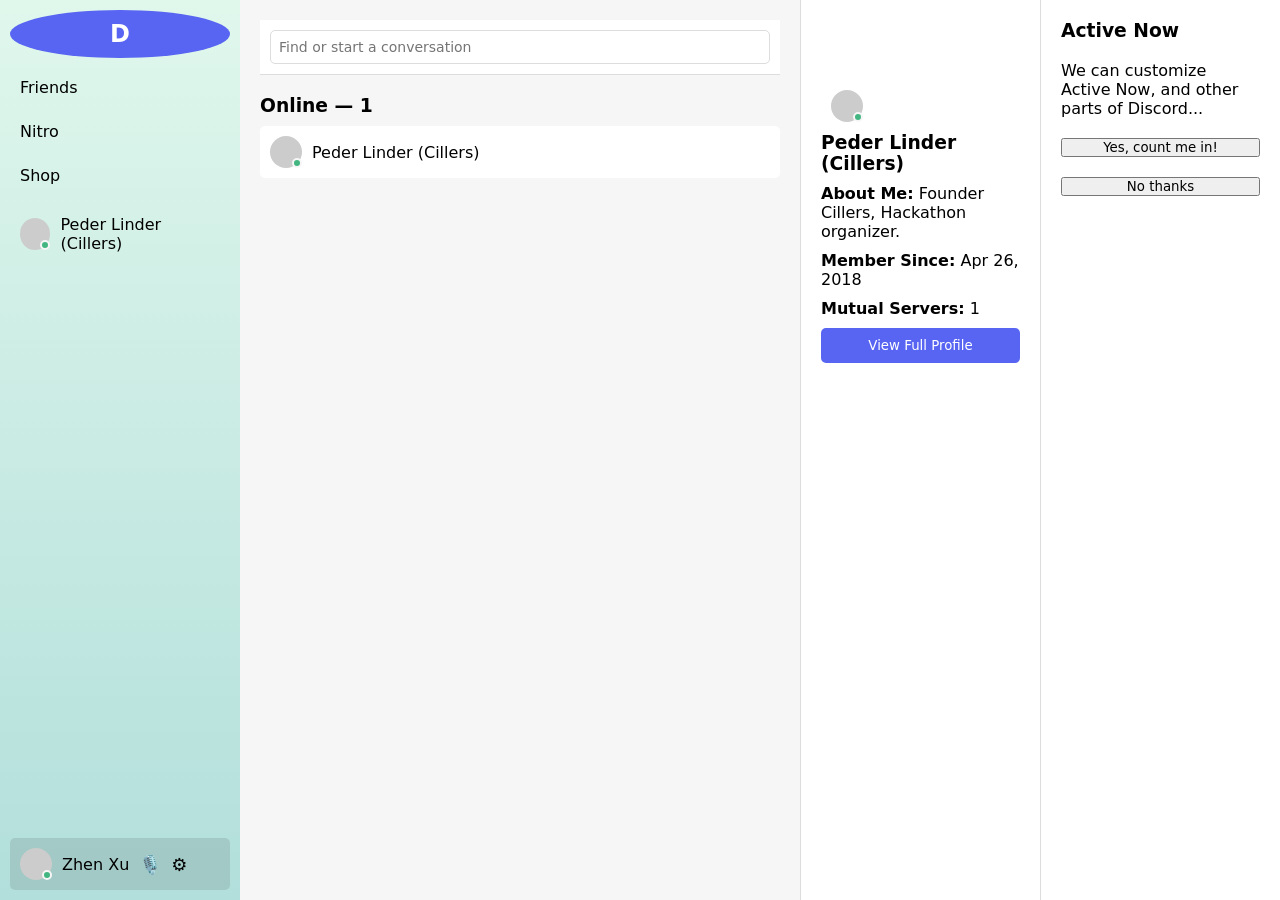
<file: chatting.html>
<!DOCTYPE html>
<html lang="en">
<head>
    <meta charset="UTF-8">
    <meta name="viewport" content="width=device-width, initial-scale=1.0">
    <title>Discord-like Chat Platform</title>
    <style>
        /* Reset and Base Styles */
        * {
            margin: 0;
            padding: 0;
            box-sizing: border-box;
            font-family: Inter, Segoe UI, system-ui, sans-serif;
        }

        body {
            background-color: #f6f6f6;
            display: flex;
            height: 100vh;
            overflow: hidden;
        }

        /* Sidebar */
        .sidebar {
            width: 240px;
            background: linear-gradient(to bottom, #e0f7ec, #b2dfdb);
            display: flex;
            flex-direction: column;
            padding: 10px;
            gap: 10px;
        }

        .logo {
            background: #5865f2;
            height: 48px;
            border-radius: 50%;
            display: flex;
            align-items: center;
            justify-content: center;
            color: white;
            font-size: 24px;
            font-weight: bold;
        }

        .nav-buttons {
            display: flex;
            flex-direction: column;
            gap: 5px;
        }

        .nav-buttons button {
            background: none;
            border: none;
            padding: 10px;
            text-align: left;
            font-size: 16px;
            cursor: pointer;
            border-radius: 5px;
        }

        .nav-buttons button:hover {
            background-color: rgba(0, 0, 0, 0.1);
            box-shadow: 0 2px 5px rgba(0, 0, 0, 0.1);
        }

        .direct-messages {
            flex-grow: 1;
            overflow-y: auto;
        }

        .friend-item {
            display: flex;
            align-items: center;
            gap: 10px;
            padding: 10px;
            cursor: pointer;
            border-radius: 5px;
        }

        .friend-item:hover {
            background-color: rgba(0, 0, 0, 0.1);
        }

        .avatar {
            width: 32px;
            height: 32px;
            border-radius: 50%;
            background-color: #ccc;
        }

        .status {
            width: 10px;
            height: 10px;
            border-radius: 50%;
            background-color: #43b581;
            position: absolute;
            bottom: 0;
            right: 0;
            border: 2px solid #f6f6f6;
        }

        .user-info {
            display: flex;
            align-items: center;
            gap: 10px;
            padding: 10px;
            background: rgba(0, 0, 0, 0.1);
            border-radius: 5px;
        }

        .user-info button {
            background: none;
            border: none;
            cursor: pointer;
            font-size: 18px;
        }

        .user-info button:hover {
            color: #5865f2;
        }

        /* Main Content */
        .main-content {
            flex-grow: 1;
            display: flex;
            flex-direction: column;
            overflow: hidden;
        }

        .search-bar {
            padding: 10px;
            background: white;
            border-bottom: 1px solid #ddd;
        }

        .search-bar input {
            width: 100%;
            padding: 8px;
            border: 1px solid #ddd;
            border-radius: 5px;
            font-size: 14px;
        }

        /* Friends Page */
        .friends-page {
            flex-grow: 1;
            display: flex;
            flex-direction: column;
            padding: 20px;
            gap: 20px;
            overflow-y: auto;
        }

        .online-friends {
            display: flex;
            flex-direction: column;
            gap: 10px;
        }

        .friend-card {
            display: flex;
            align-items: center;
            gap: 10px;
            padding: 10px;
            background: white;
            border-radius: 5px;
            cursor: pointer;
        }

        .friend-card:hover {
            background-color: #e0e0e0;
        }

        /* Chat Page */
        .chat-page {
            flex-grow: 1;
            display: flex;
            flex-direction: column;
            overflow: hidden;
        }

        .chat-header {
            padding: 10px;
            background: white;
            border-bottom: 1px solid #ddd;
            display: flex;
            align-items: center;
            gap: 10px;
        }

        .chat-header button {
            background: none;
            border: none;
            cursor: pointer;
            font-size: 14px;
            padding: 5px 10px;
            border-radius: 5px;
        }

        .chat-header button:hover {
            background-color: #e0e0e0;
        }

        .chat-log {
            flex-grow: 1;
            overflow-y: auto;
            padding: 20px;
            display: flex;
            flex-direction: column;
            gap: 10px;
        }

        .message {
            display: flex;
            gap: 10px;
            align-items: flex-start;
        }

        .message .avatar {
            flex-shrink: 0;
        }

        .message-content {
            background: #e0e0e0;
            padding: 10px;
            border-radius: 10px;
            max-width: 70%;
        }

        .message-content .username {
            font-weight: bold;
            margin-bottom: 5px;
        }

        .message-content .timestamp {
            font-size: 12px;
            color: #666;
            margin-left: 10px;
        }

        .chat-input {
            padding: 10px;
            background: white;
            border-top: 1px solid #ddd;
            position: sticky;
            bottom: 0;
            display: flex;
            align-items: center;
            gap: 10px;
        }

        .chat-input textarea {
            flex-grow: 1;
            padding: 8px;
            border: 1px solid #ddd;
            border-radius: 5px;
            resize: none;
            font-size: 14px;
        }

        .chat-input button {
            background: none;
            border: none;
            cursor: pointer;
            font-size: 18px;
        }

        .chat-input button:hover {
            color: #5865f2;
        }

        /* Right Sidebar */
        .right-sidebar {
            width: 240px;
            background: white;
            border-left: 1px solid #ddd;
            padding: 20px;
            display: flex;
            flex-direction: column;
            gap: 20px;
            transition: width 0.3s;
        }

        .right-sidebar.collapsed {
            width: 0;
            padding: 0;
            overflow: hidden;
        }

        .friend-details {
            display: flex;
            flex-direction: column;
            gap: 10px;
        }

        .banner {
            height: 100px;
            background: url('https://via.placeholder.com/240x100') no-repeat center;
            background-size: cover;
            border-radius: 5px;
        }

        .friend-details .avatar {
            margin-top: -40px;
            margin-left: 10px;
        }

        .friend-details button {
            padding: 10px;
            background: #5865f2;
            color: white;
            border: none;
            border-radius: 5px;
            cursor: pointer;
        }

        .friend-details button:hover {
            background: #4752c4;
        }

        /* Active Now Section */
        .active-now {
            width: 240px;
            background: white;
            border-left: 1px solid #ddd;
            padding: 20px;
            display: flex;
            flex-direction: column;
            gap: 20px;
        }

        /* Responsive Design */
        @media (max-width: 768px) {
            .sidebar {
                display: none;
            }

            .right-sidebar, .active-now {
                display: none;
            }

            .main-content {
                width: 100%;
            }
        }
    </style>
</head>
<body>
    <!-- Sidebar -->
    <div class="sidebar">
        <div class="logo">D</div>
        <div class="nav-buttons">
            <button>Friends</button>
            <button>Nitro</button>
            <button>Shop</button>
        </div>
        <div class="direct-messages">
            <div class="friend-item" onclick="switchToChat('Peder Linder')">
                <div class="avatar" style="position: relative;">
                    <div class="status"></div>
                </div>
                <span>Peder Linder (Cillers)</span>
            </div>
        </div>
        <div class="user-info">
            <div class="avatar" style="position: relative;">
                <div class="status"></div>
            </div>
            <span>Zhen Xu</span>
            <button>🎙️</button>
            <button>⚙️</button>
        </div>
    </div>

    <!-- Main Content -->
    <div class="main-content">
        <!-- Friends Page -->
        <div class="friends-page" id="friends-page">
            <div class="search-bar">
                <input type="text" placeholder="Find or start a conversation">
            </div>
            <div class="online-friends">
                <h3>Online — 1</h3>
                <div class="friend-card" onclick="switchToChat('Peder Linder')">
                    <div class="avatar" style="position: relative;">
                        <div class="status"></div>
                    </div>
                    <span>Peder Linder (Cillers)</span>
                </div>
            </div>
        </div>

        <!-- Chat Page -->
        <div class="chat-page" id="chat-page" style="display: none;">
            <div class="chat-header">
                <div class="avatar" style="position: relative;">
                    <div class="status"></div>
                </div>
                <span id="chat-friend-name">Peder Linder (Cillers)</span>
                <button>Remove Friend</button>
                <button>Block</button>
            </div>
            <div class="chat-log" id="chat-log">
                <div class="message">
                    <div class="avatar"></div>
                    <div class="message-content">
                        <span class="username">Zhen Xu</span>
                        <span class="timestamp">3/29/25, 12:11 PM</span>
                        <p>Hey, here is the solution from group 404—missing nothing</p>
                    </div>
                </div>
            </div>
            <div class="chat-input">
                <textarea placeholder="Message @Peder Linder (Cillers)" id="message-input"></textarea>
                <button onclick="insertEmoji()">😊</button>
                <button>📎</button>
                <button>🎁</button>
            </div>
        </div>
    </div>

    <!-- Right Sidebar -->
    <div class="right-sidebar" id="right-sidebar">
        <div class="friend-details">
            <div class="banner"></div>
            <div class="avatar" style="position: relative;">
                <div class="status"></div>
            </div>
            <h3>Peder Linder (Cillers)</h3>
            <p><strong>About Me:</strong> Founder Cillers, Hackathon organizer.</p>
            <p><strong>Member Since:</strong> Apr 26, 2018</p>
            <p><strong>Mutual Servers:</strong> 1</p>
            <button>View Full Profile</button>
        </div>
    </div>

    <!-- Active Now Section -->
    <div class="active-now" id="active-now">
        <h3>Active Now</h3>
        <p>We can customize Active Now, and other parts of Discord...</p>
        <button onclick="toggleActiveNow()">Yes, count me in!</button>
        <button>No thanks</button>
    </div>

    <script>
        // Page Switching
        function switchToChat(friendName) {
            document.getElementById('friends-page').style.display = 'none';
            document.getElementById('chat-page').style.display = 'flex';
            document.getElementById('active-now').style.display = 'none';
            document.getElementById('right-sidebar').style.display = 'flex';
            document.getElementById('chat-friend-name').textContent = friendName;
        }

        // Message Sending
        const messageInput = document.getElementById('message-input');
        const chatLog = document.getElementById('chat-log');

        messageInput.addEventListener('keydown', (e) => {
            if (e.key === 'Enter' && !e.shiftKey) {
                e.preventDefault();
                sendMessage();
            }
        });

        function sendMessage() {
            const messageText = messageInput.value.trim();
            if (messageText) {
                const messageDiv = document.createElement('div');
                messageDiv.classList.add('message');
                messageDiv.innerHTML = `
                    <div class="avatar"></div>
                    <div class="message-content">
                        <span class="username">Zhen Xu</span>
                        <span class="timestamp">${new Date().toLocaleString()}</span>
                        <p>${messageText}</p>
                    </div>
                `;
                chatLog.appendChild(messageDiv);
                messageInput.value = '';
                chatLog.scrollTop = chatLog.scrollHeight;
            }
        }

        // Emoji Insertion (Placeholder)
        function insertEmoji() {
            messageInput.value += '😊';
            messageInput.focus();
        }

        // Toggle Active Now Section
        function toggleActiveNow() {
            const activeNow = document.getElementById('active-now');
            activeNow.style.display = activeNow.style.display === 'none' ? 'flex' : 'none';
        }

        // Toggle Right Sidebar
        document.getElementById('right-sidebar').addEventListener('click', () => {
            const sidebar = document.getElementById('right-sidebar');
            sidebar.classList.toggle('collapsed');
        });
    </script>
</body>
</html>
</file>
